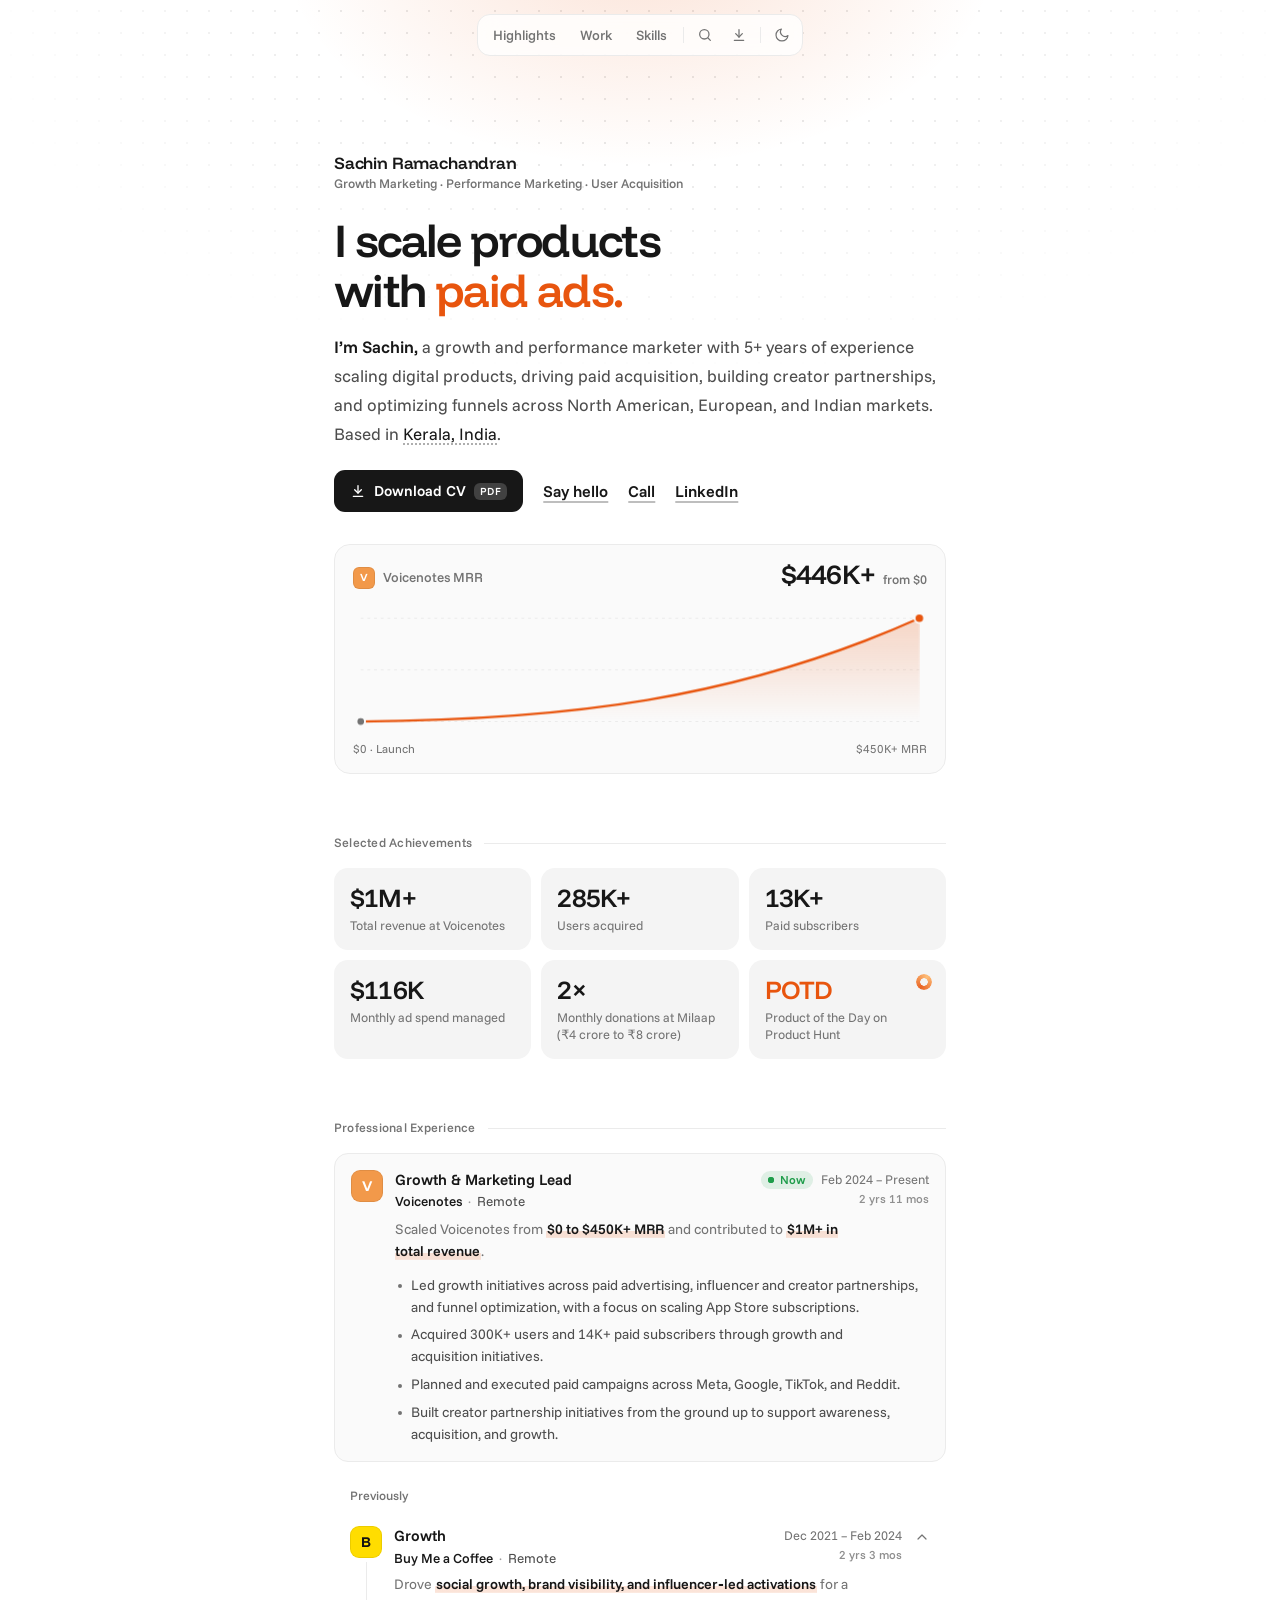
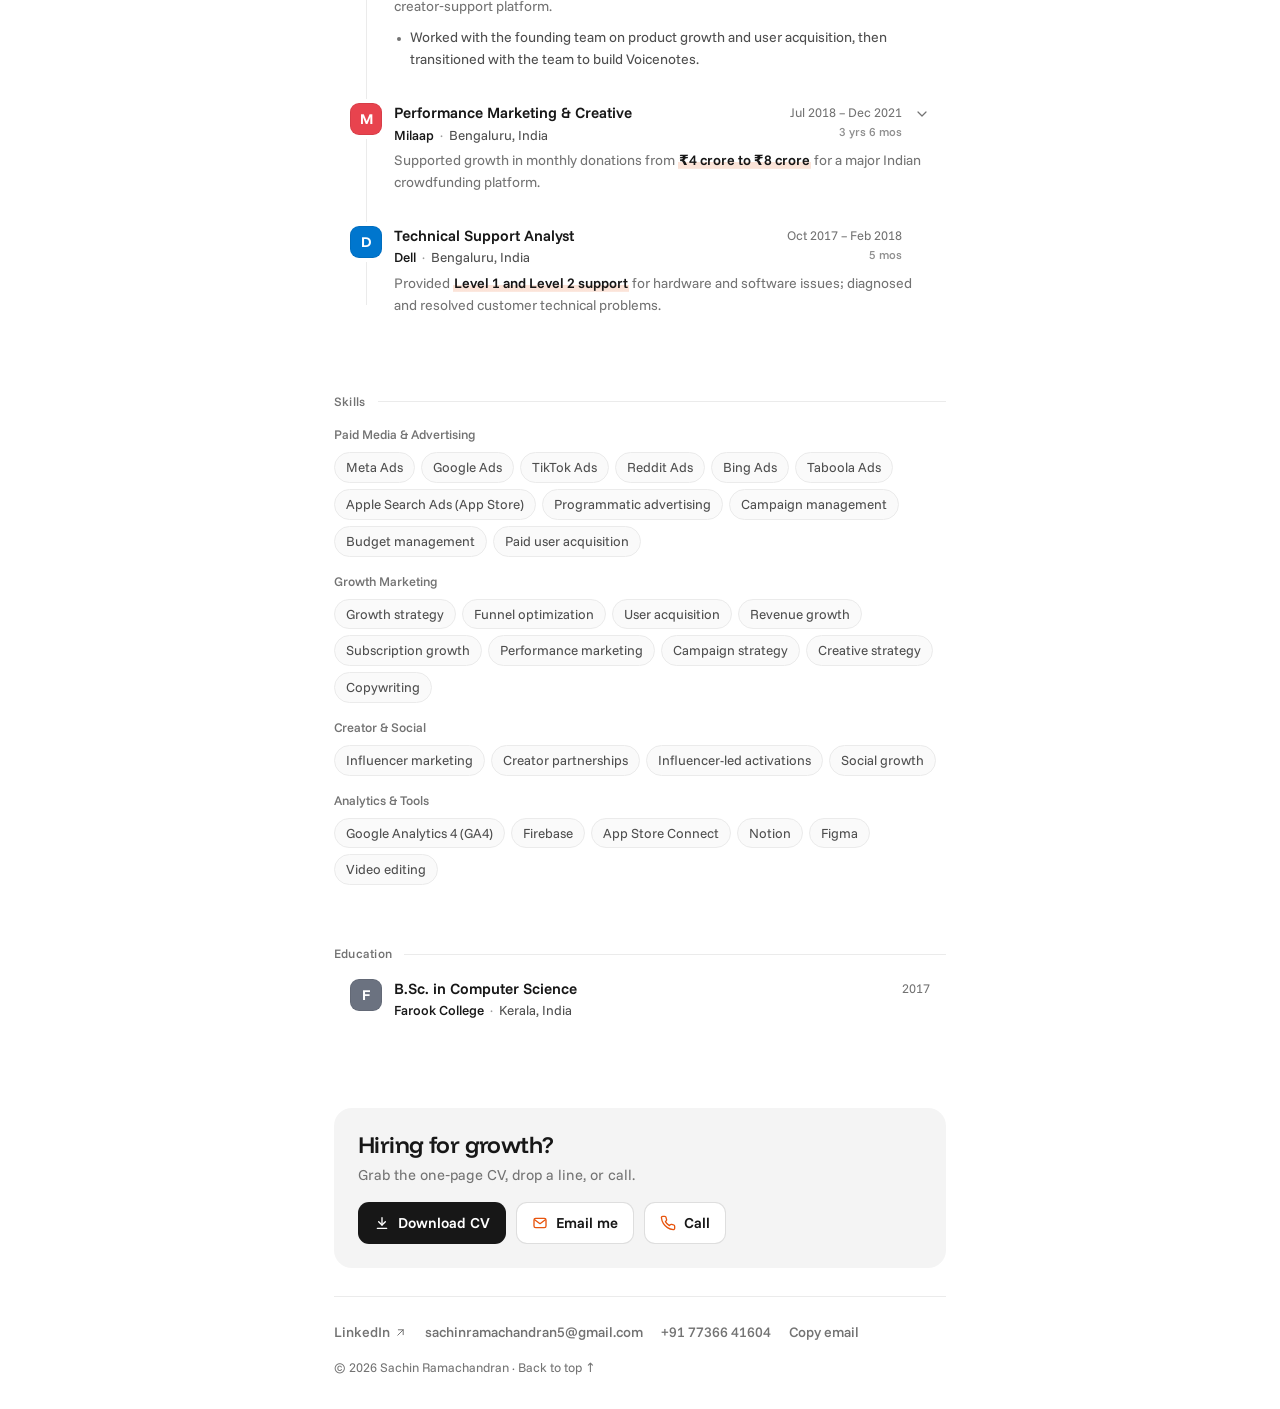
<file: index.html>
<!DOCTYPE html>
<html lang="en">
<head>
<meta charset="UTF-8" />
<meta name="viewport" content="width=device-width, initial-scale=1, viewport-fit=cover" />
<title>Sachin Ramachandran | Growth Marketing, Performance Marketing &amp; User Acquisition</title>
<meta name="description" content="Sachin Ramachandran: growth and performance marketing professional with 5+ years of experience. Scaled Voicenotes from $0 to $450K+ MRR, $1M+ total revenue, 300K+ users. Kerala, India." />
<meta name="author" content="Sachin Ramachandran" />
<meta name="keywords" content="Growth Marketing, Performance Marketing, User Acquisition, Paid Media, Meta Ads, Google Ads, TikTok Ads, Reddit Ads, Taboola Ads, Apple Search Ads, Influencer Marketing, Creator Partnerships, Funnel Optimization, Sachin Ramachandran" />
<meta name="theme-color" content="#FFFFFF" />
<link rel="canonical" href="https://sachinrc47.github.io/" />
<meta property="og:title" content="Sachin Ramachandran | Growth &amp; Performance Marketing" />
<meta property="og:description" content="Scaled Voicenotes from $0 to $450K+ MRR, $1M+ total revenue, 300K+ users. 5+ years in paid acquisition, creator partnerships, and funnel optimization." />
<meta property="og:url" content="https://sachinrc47.github.io/" />
<meta property="og:type" content="profile" />
<meta name="twitter:card" content="summary" />
<link rel="icon" type="image/svg+xml" href="favicon.svg" />
<link rel="preconnect" href="https://fonts.googleapis.com" />
<link rel="preconnect" href="https://fonts.gstatic.com" crossorigin />
<link href="https://fonts.googleapis.com/css2?family=Funnel+Display:wght@500..700&family=Funnel+Sans:wght@400..600&display=swap" rel="stylesheet" />
<script>(function(){var d=document.documentElement;d.classList.add('js');
// theme: a saved manual choice wins; otherwise follow the device
var t=null;try{t=localStorage.getItem('theme');}catch(e){}
var dark=t?t==='dark':!!(window.matchMedia&&window.matchMedia('(prefers-color-scheme: dark)').matches);
if(dark){d.classList.add('dark');var m=document.querySelector('meta[name="theme-color"]');if(m){m.setAttribute('content','#111111');}}})();</script>
<script type="application/ld+json">
{
  "@context": "https://schema.org",
  "@type": "Person",
  "name": "Sachin Ramachandran",
  "jobTitle": "Growth & Marketing Lead",
  "worksFor": {"@type": "Organization", "name": "Voicenotes"},
  "email": "mailto:sachinramachandran5@gmail.com",
  "telephone": "+91-7736641604",
  "url": "https://sachinrc47.github.io/",
  "address": {"@type": "PostalAddress", "addressRegion": "Kerala", "addressCountry": "IN"},
  "alumniOf": {"@type": "CollegeOrUniversity", "name": "Farook College"},
  "sameAs": ["https://www.linkedin.com/in/sachin-ramachandran-51233b163/"],
  "knowsAbout": ["Growth Marketing", "Performance Marketing", "User Acquisition", "Paid Media", "Meta Ads", "Google Ads", "TikTok Ads", "Reddit Ads", "Bing Ads", "Taboola Ads", "Apple Search Ads", "Programmatic Advertising", "Influencer Marketing", "Creator Partnerships", "Funnel Optimization", "Creative Strategy", "Copywriting", "Google Analytics 4", "Firebase", "App Store Connect"]
}
</script>
<link rel="stylesheet" href="styles.css" />
</head>
<body id="top">

<header class="top">
  <nav class="pill" aria-label="Main">
    <span class="pill-hl" aria-hidden="true"></span>
    <a class="pl" href="#achievements" data-spy="achievements">Highlights</a>
    <a class="pl" href="#experience" data-spy="experience">Work</a>
    <a class="pl" href="#skills" data-spy="skills">Skills</a>
    <span class="sep" aria-hidden="true"></span>
    <button class="pl icon" id="kbtn" type="button" aria-label="Search the site" data-tip="Search (&#8984;K)" aria-keyshortcuts="Meta+K Control+K">
      <svg viewBox="0 0 24 24" fill="none" stroke="currentColor" stroke-width="1.9" stroke-linecap="round" stroke-linejoin="round" aria-hidden="true"><circle cx="11" cy="11" r="7"/><path d="m20 20-3.5-3.5"/></svg>
    </button>
    <a class="pl icon" href="Sachin-Ramachandran-CV.pdf" download data-tip="Download CV" aria-label="Download CV (PDF)">
      <svg viewBox="0 0 24 24" fill="none" stroke="currentColor" stroke-width="1.9" stroke-linecap="round" stroke-linejoin="round" aria-hidden="true"><path d="M12 4v11"/><path d="m7 10 5 5 5-5"/><path d="M5 20h14"/></svg>
    </a>
    <span class="sep" aria-hidden="true"></span>
    <button class="pl icon" id="themebtn" type="button" aria-label="Switch to dark mode" data-tip="Dark mode (T)">
      <svg class="sun" viewBox="0 0 24 24" fill="none" stroke="currentColor" stroke-width="1.8" stroke-linecap="round" stroke-linejoin="round" aria-hidden="true"><circle cx="12" cy="12" r="4"/><path d="M12 2v2M12 20v2M4.93 4.93l1.41 1.41M17.66 17.66l1.41 1.41M2 12h2M20 12h2M4.93 19.07l1.41-1.41M17.66 6.34l1.41-1.41"/></svg>
      <svg class="moon" viewBox="0 0 24 24" fill="none" stroke="currentColor" stroke-width="1.8" stroke-linecap="round" stroke-linejoin="round" aria-hidden="true"><path d="M21 12.79A9 9 0 1 1 11.21 3 7 7 0 0 0 21 12.79z"/></svg>
    </button>
  </nav>
</header>

<main class="wrap home">

  <section class="intro" id="summary" aria-labelledby="name">
    <div class="id r">
      <h1 class="name" id="name">Sachin Ramachandran</h1>
      <p class="tagline"><span>Growth Marketing</span> <span><span aria-hidden="true">&middot;</span> Performance Marketing</span> <span><span aria-hidden="true">&middot;</span> User Acquisition</span></p>
    </div>

    <p class="hero r" style="--i:1"><span class="hero-l">I scale products</span>
      <span class="hero-l">with <span class="rot" aria-hidden="true"><span class="rot-w on">paid ads.</span> <span class="rot-w">creators.</span> <span class="rot-w">creative.</span> <span class="rot-w">funnels.</span></span><span class="sr-only">paid ads, creators, creative, and funnels.</span></span></p>

    <h2 class="sr-only">Professional Summary</h2>
    <p class="lede r" style="--i:2"><b>I&rsquo;m Sachin,</b> a growth and performance marketer with 5+ years of experience scaling digital products, driving paid acquisition, building creator partnerships, and optimizing funnels across North American, European, and Indian markets.
    Based in <span class="tz" tabindex="0" data-tz data-tip="Kerala, India">Kerala, India</span><span class="lt" data-lt></span>.</p>

    <div class="cta r" style="--i:3">
      <a class="btn" href="Sachin-Ramachandran-CV.pdf" download>
        <svg viewBox="0 0 24 24" fill="none" stroke="currentColor" stroke-width="2" stroke-linecap="round" stroke-linejoin="round" aria-hidden="true"><path d="M12 4v11"/><path d="m7 10 5 5 5-5"/><path d="M5 20h14"/></svg>
        Download CV <span class="btn-s">PDF</span>
      </a>
      <a class="hello" href="mailto:sachinramachandran5@gmail.com"><svg class="ic" viewBox="0 0 24 24" fill="none" stroke="currentColor" stroke-width="2" stroke-linecap="round" stroke-linejoin="round" aria-hidden="true"><rect x="3" y="5" width="18" height="14" rx="2.5"/><path d="m4 7 8 6 8-6"/></svg>Say hello</a>
      <a class="hello" href="tel:+917736641604"><svg class="ic" viewBox="0 0 24 24" fill="none" stroke="currentColor" stroke-width="2" stroke-linecap="round" stroke-linejoin="round" aria-hidden="true"><path d="M22 16.92v3a2 2 0 0 1-2.18 2 19.8 19.8 0 0 1-8.63-3.07 19.5 19.5 0 0 1-6-6A19.8 19.8 0 0 1 2.12 4.18 2 2 0 0 1 4.11 2h3a2 2 0 0 1 2 1.72c.13.96.36 1.9.7 2.81a2 2 0 0 1-.45 2.11L8.09 9.91a16 16 0 0 0 6 6l1.27-1.27a2 2 0 0 1 2.11-.45c.91.34 1.85.57 2.81.7A2 2 0 0 1 22 16.92z"/></svg>Call</a>
      <a class="hello" href="https://www.linkedin.com/in/sachin-ramachandran-51233b163/" target="_blank" rel="noopener"><svg class="ic" viewBox="0 0 24 24" fill="none" stroke="currentColor" stroke-width="2" stroke-linecap="round" stroke-linejoin="round" aria-hidden="true"><rect x="3" y="3" width="18" height="18" rx="3"/><path d="M8 10v7M8 7v.01M12 17v-4a2 2 0 0 1 4 0v4M12 10v7"/></svg>LinkedIn</a>
    </div>

    <figure class="traj r" style="--i:4" aria-label="Voicenotes monthly recurring revenue grew from $0 to $450K+">
      <figcaption class="traj-h">
        <span class="traj-l"><span class="fav sm" style="--c:#F2994A" aria-hidden="true">V</span>Voicenotes MRR</span>
        <span class="traj-n"><span data-count="450" data-pre="$" data-suf="K+">$450K+</span><span class="traj-s">from $0</span></span>
      </figcaption>
      <svg class="traj-c" viewBox="0 0 600 140" role="presentation" aria-hidden="true">
        <defs>
          <linearGradient id="tg" x1="0" y1="0" x2="0" y2="1">
            <stop offset="0" stop-color="var(--acc)" stop-opacity=".22"/>
            <stop offset="1" stop-color="var(--acc)" stop-opacity="0"/>
          </linearGradient>
        </defs>
        <g class="grid"><line x1="8" x2="592" y1="18" y2="18"/><line x1="8" x2="592" y1="72" y2="72"/><line x1="8" x2="592" y1="126" y2="126"/></g>
        <path class="area" d="M8,126 C220,124 400,104 592,18 L592,126 Z" fill="url(#tg)"/>
        <path class="line" d="M8,126 C220,124 400,104 592,18" pathLength="1"/>
        <circle class="pt start" cx="8" cy="126" r="4.5"/>
        <circle class="halo" cx="592" cy="18" r="5"/>
        <circle class="pt end" cx="592" cy="18" r="5"/>
      </svg>
      <div class="traj-x" aria-hidden="true"><span>$0 &middot; Launch</span><span>$450K+ MRR</span></div>
    </figure>
  </section>

  <section class="blk rv" id="achievements" aria-labelledby="h-ach">
    <h2 class="lab" id="h-ach">Selected Achievements</h2>
    <ul class="stats">
      <li><span class="n" data-count="1" data-pre="$" data-suf="M+">$1M+</span> <span class="d">Total revenue at Voicenotes</span></li>
      <li><span class="n" data-count="300" data-suf="K+">300K+</span> <span class="d">Users acquired</span></li>
      <li><span class="n" data-count="14" data-suf="K+">14K+</span> <span class="d">Paid subscribers</span></li>
      <li><span class="n" data-count="130" data-pre="$" data-suf="K">$130K</span> <span class="d">Monthly ad spend managed</span></li>
      <li><span class="n" data-count="2" data-suf="&times;">2&times;</span> <span class="d">Monthly donations at Milaap (&#8377;4 crore to &#8377;8 crore)</span></li>
      <li class="ph"><span class="n">POTD</span> <span class="d">Product of the Day on Product Hunt</span></li>
    </ul>
  </section>

  <section class="blk rv" id="experience" aria-labelledby="h-exp">
    <h2 class="lab" id="h-exp">Professional Experience</h2>

    <article class="role now">
      <div class="rh">
        <span class="fav" style="--c:#F2994A" aria-hidden="true">V</span>
        <h3 class="t">Growth &amp; Marketing Lead</h3>
        <p class="c"><span class="cn">Voicenotes</span> <span class="md" aria-hidden="true">&middot;</span> <span>Remote</span></p>
        <p class="d"><span class="dl"><span class="nowdot" aria-hidden="true"><i></i>Now</span> <span><time datetime="2024-02">Feb 2024</time> &ndash; Present</span></span> <span class="dur" data-from="2024-02">2 yrs 9 mos</span></p>
      </div>
      <p class="hl">Scaled Voicenotes from <b>$0 to $450K+ MRR</b> and contributed to <b>$1M+ in total revenue</b>.</p>
      <ul class="more">
        <li>Led growth initiatives across paid advertising, influencer and creator partnerships, and funnel optimization, with a focus on scaling App Store subscriptions.</li>
        <li>Acquired 300K+ users and 14K+ paid subscribers through growth and acquisition initiatives.</li>
        <li>Planned and executed paid campaigns across Meta, Google, TikTok, and Reddit.</li>
        <li>Built creator partnership initiatives from the ground up to support awareness, acquisition, and growth.</li>
      </ul>
    </article>

    <p class="prev">Previously</p>
    <div class="roles">

      <article class="role" data-open="true">
        <h3 class="rh-wrap"><button class="rh role-h" type="button" aria-expanded="true" aria-controls="r-bmc">
          <span class="fav" style="--c:#FFDD00;--fc:#111" aria-hidden="true">B</span>
          <span class="t">Growth</span>
          <span class="c"><span class="cn">Buy Me a Coffee</span> <span class="md" aria-hidden="true">&middot;</span> <span>Remote</span></span>
          <span class="d"><span class="dl"><span><time datetime="2021-12">Dec 2021</time> &ndash; <time datetime="2024-02">Feb 2024</time></span></span> <span class="dur" data-from="2021-12" data-to="2024-02">2 yrs 3 mos</span></span>
          <svg class="chev" viewBox="0 0 24 24" aria-hidden="true"><path d="m6 9 6 6 6-6"/></svg>
        </button></h3>
        <p class="hl">Drove <b>social growth, brand visibility, and influencer&#8209;led activations</b> for a creator&#8209;support platform.</p>
        <div class="rpanel" id="r-bmc"><div><ul class="more">
          <li>Worked with the founding team on product growth and user acquisition, then transitioned with the team to build Voicenotes.</li>
        </ul></div></div>
      </article>

      <article class="role" data-open="false">
        <h3 class="rh-wrap"><button class="rh role-h" type="button" aria-expanded="false" aria-controls="r-mil">
          <span class="fav" style="--c:#E8434E" aria-hidden="true">M</span>
          <span class="t">Performance Marketing &amp; Creative</span>
          <span class="c"><span class="cn">Milaap</span> <span class="md" aria-hidden="true">&middot;</span> <span>Bengaluru, India</span></span>
          <span class="d"><span class="dl"><span><time datetime="2018-07">Jul 2018</time> &ndash; <time datetime="2021-12">Dec 2021</time></span></span> <span class="dur" data-from="2018-07" data-to="2021-12">3 yrs 6 mos</span></span>
          <svg class="chev" viewBox="0 0 24 24" aria-hidden="true"><path d="m6 9 6 6 6-6"/></svg>
        </button></h3>
        <p class="hl">Supported growth in monthly donations from <b>&#8377;4 crore to &#8377;8 crore</b> for a major Indian crowdfunding platform.</p>
        <div class="rpanel" id="r-mil"><div><ul class="more">
          <li>Managed paid media campaigns across Meta, Google, Bing, and programmatic advertising.</li>
          <li>Managed daily advertising budgets of approximately &#8377;7&ndash;8 lakh and end-to-end campaign operations.</li>
          <li>Progressed from video editor to performance marketer and creative lead, combining creative production with campaign execution.</li>
        </ul></div></div>
      </article>

      <article class="role static">
        <div class="rh">
          <span class="fav" style="--c:#0076CE" aria-hidden="true">D</span>
          <h3 class="t">Technical Support Analyst</h3>
          <p class="c"><span class="cn">Dell</span> <span class="md" aria-hidden="true">&middot;</span> <span>Bengaluru, India</span></p>
          <p class="d"><span class="dl"><span><time datetime="2017-10">Oct 2017</time> &ndash; <time datetime="2018-02">Feb 2018</time></span></span> <span class="dur" data-from="2017-10" data-to="2018-02">5 mos</span></p>
        </div>
        <p class="hl">Provided <b>Level 1 and Level 2 support</b> for hardware and software issues; diagnosed and resolved customer technical problems.</p>
      </article>

    </div>
  </section>

  <section class="blk rv" id="skills" aria-labelledby="h-skills">
    <h2 class="lab" id="h-skills">Skills</h2>
    <div class="sk">
      <h3 class="sk-h">Paid Media &amp; Advertising</h3>
      <ul class="chips"><li>Meta Ads</li><li>Google Ads</li><li>TikTok Ads</li><li>Reddit Ads</li><li>Bing Ads</li><li>Taboola Ads</li><li>Apple Search Ads (App Store)</li><li>Programmatic advertising</li><li>Campaign management</li><li>Budget management</li><li>Paid user acquisition</li></ul>
    </div>
    <div class="sk">
      <h3 class="sk-h">Growth Marketing</h3>
      <ul class="chips"><li>Growth strategy</li><li>Funnel optimization</li><li>User acquisition</li><li>Revenue growth</li><li>Subscription growth</li><li>Performance marketing</li><li>Campaign strategy</li><li>Creative strategy</li><li>Copywriting</li></ul>
    </div>
    <div class="sk">
      <h3 class="sk-h">Creator &amp; Social</h3>
      <ul class="chips"><li>Influencer marketing</li><li>Creator partnerships</li><li>Influencer-led activations</li><li>Social growth</li></ul>
    </div>
    <div class="sk">
      <h3 class="sk-h">Analytics &amp; Tools</h3>
      <ul class="chips"><li>Google Analytics 4 (GA4)</li><li>Firebase</li><li>App Store Connect</li><li>Notion</li><li>Figma</li><li>Video editing</li></ul>
    </div>
  </section>

  <section class="blk rv" id="education" aria-labelledby="h-edu">
    <h2 class="lab" id="h-edu">Education</h2>
    <article class="role edu">
      <div class="rh">
        <span class="fav" style="--c:#6B7280" aria-hidden="true">F</span>
        <h3 class="t">B.Sc. in Computer Science</h3>
        <p class="c"><span class="cn">Farook College</span> <span class="md" aria-hidden="true">&middot;</span> <span>Kerala, India</span></p>
        <p class="d"><time datetime="2017">2017</time></p>
      </div>
    </article>
  </section>

  <footer class="foot rv">
    <div class="foot-cta">
      <p class="foot-h">Hiring for growth?</p>
      <p class="foot-p">Grab the one&#8209;page CV, drop a line, or call.</p>
      <div class="foot-btns">
        <a class="btn" href="Sachin-Ramachandran-CV.pdf" download>
          <svg viewBox="0 0 24 24" fill="none" stroke="currentColor" stroke-width="2" stroke-linecap="round" stroke-linejoin="round" aria-hidden="true"><path d="M12 4v11"/><path d="m7 10 5 5 5-5"/><path d="M5 20h14"/></svg>
          Download CV
        </a>
        <a class="btn ghost" href="mailto:sachinramachandran5@gmail.com"><svg viewBox="0 0 24 24" fill="none" stroke="currentColor" stroke-width="2" stroke-linecap="round" stroke-linejoin="round" aria-hidden="true"><rect x="3" y="5" width="18" height="14" rx="2.5"/><path d="m4 7 8 6 8-6"/></svg>Email me</a>
        <a class="btn ghost" href="tel:+917736641604"><svg viewBox="0 0 24 24" fill="none" stroke="currentColor" stroke-width="2" stroke-linecap="round" stroke-linejoin="round" aria-hidden="true"><path d="M22 16.92v3a2 2 0 0 1-2.18 2 19.8 19.8 0 0 1-8.63-3.07 19.5 19.5 0 0 1-6-6A19.8 19.8 0 0 1 2.12 4.18 2 2 0 0 1 4.11 2h3a2 2 0 0 1 2 1.72c.13.96.36 1.9.7 2.81a2 2 0 0 1-.45 2.11L8.09 9.91a16 16 0 0 0 6 6l1.27-1.27a2 2 0 0 1 2.11-.45c.91.34 1.85.57 2.81.7A2 2 0 0 1 22 16.92z"/></svg>Call</a>
      </div>
    </div>
    <div class="foot-row">
      <ul class="social">
        <li><a href="https://www.linkedin.com/in/sachin-ramachandran-51233b163/" target="_blank" rel="noopener">LinkedIn <svg class="ext" viewBox="0 0 24 24" aria-hidden="true"><path d="M7 17 17 7M8 7h9v9"/></svg></a></li>
        <li><a href="mailto:sachinramachandran5@gmail.com">sachinramachandran5@gmail.com</a></li>
        <li><a href="tel:+917736641604">+91 77366 41604</a></li>
        <li><button type="button" class="linkbtn" data-copy>Copy email</button></li>
      </ul>
      <p class="copy">&copy; <span id="yr">2026</span> Sachin Ramachandran <span aria-hidden="true">&middot;</span> <a href="#top" class="totop">Back to top &uarr;</a></p>
    </div>
  </footer>

</main>

<div class="kbg" id="kbg" role="dialog" aria-modal="true" aria-label="Search" hidden>
  <div class="k">
    <div class="kin-w">
      <svg viewBox="0 0 24 24" fill="none" stroke="currentColor" stroke-width="1.9" stroke-linecap="round" stroke-linejoin="round" aria-hidden="true"><circle cx="11" cy="11" r="7"/><path d="m20 20-3.5-3.5"/></svg>
      <input id="kin" type="text" placeholder="Search sections and actions&hellip;" autocomplete="off" aria-label="Search" aria-controls="klist" />
      <button type="button" class="esc" id="kclose" aria-label="Close search"><span class="esc-k">esc</span><span class="esc-t">Cancel</span></button>
    </div>
    <ul id="klist" role="listbox" aria-label="Results"></ul>
    <div class="empty" id="kempty" hidden>Nothing matches.</div>
  </div>
</div>

<div class="toast" id="toast" role="status" aria-live="polite"></div>

<script src="script.js"></script>
</body>
</html>
</file>
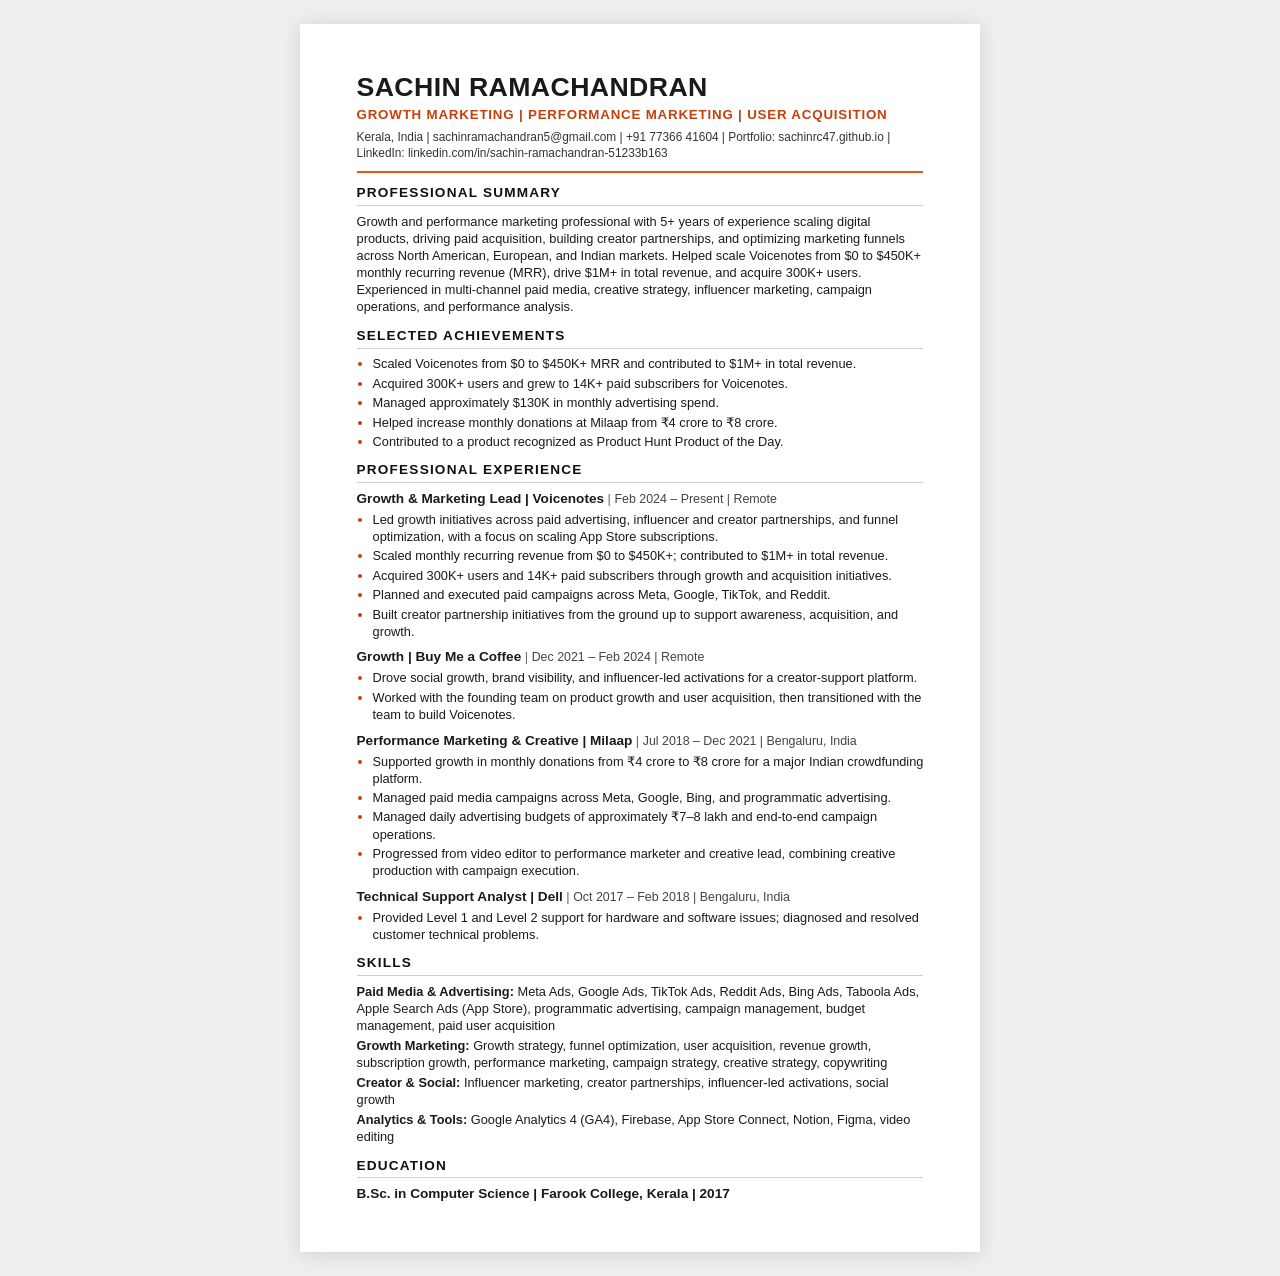
<file: resume.html>
<!DOCTYPE html>
<html lang="en">
<head>
<meta charset="UTF-8" />
<meta name="viewport" content="width=device-width, initial-scale=1" />
<meta name="robots" content="noindex" />
<meta name="author" content="Sachin Ramachandran" />
<title>Sachin Ramachandran - CV</title>
<!-- Print source for Sachin-Ramachandran-CV.pdf. ATS-friendly on purpose: one column, real text,
     standard section names, system fonts, no tables, icons or images. Regenerate with:
     "Google Chrome" --headless=new --no-pdf-header-footer --print-to-pdf=Sachin-Ramachandran-CV.pdf resume.html -->
<style>
  @page{size:A4;margin:11mm 14mm 10mm}
  *{box-sizing:border-box;margin:0;padding:0}
  html{-webkit-print-color-adjust:exact;print-color-adjust:exact}
  body{font-family:Arial,Helvetica,sans-serif;font-size:9.6pt;line-height:1.34;color:#1a1a1a;background:#fff}
  .page{max-width:180mm;margin:0 auto}
  @media screen{body{background:#eee}.page{margin:24px auto;padding:13mm 15mm;background:#fff;box-shadow:0 2px 18px rgb(0 0 0/.12)}}
  a{color:inherit;text-decoration:none}

  header{padding-bottom:7pt;border-bottom:1.6pt solid #E8550E}
  h1{font-size:20pt;line-height:1.1;letter-spacing:.3pt;font-weight:700}
  .headline{margin-top:3pt;font-size:10pt;font-weight:700;letter-spacing:.6pt;color:#C2410C}
  .contact{margin-top:4pt;font-size:8.9pt;color:#333}
  .contact span{white-space:nowrap}

  section{margin-top:8.5pt}
  h2{font-size:10.2pt;font-weight:700;letter-spacing:.9pt;text-transform:uppercase;color:#111;
    padding-bottom:2pt;margin-bottom:5pt;border-bottom:.6pt solid #cfcfcf}
  p{text-align:left}
  ul{padding-left:12pt}
  li{margin-top:1.7pt}
  li::marker{color:#C2410C}

  .job{margin-top:6.5pt;break-inside:avoid}
  .job:first-of-type{margin-top:0}
  .job-t,.job-h b{font-size:10.2pt;font-weight:700;color:#1a1a1a}
  .job-h{color:#666}
  .job-m{font-size:9.3pt;color:#444}
  .job ul{margin-top:2pt}

  .skills p{margin-top:2pt}
  .skills b{font-weight:700}
</style>
</head>
<body>
<div class="page">

  <header>
    <h1>SACHIN RAMACHANDRAN</h1>
    <p class="headline">GROWTH MARKETING | PERFORMANCE MARKETING | USER ACQUISITION</p>
    <p class="contact"><span>Kerala, India</span> | <span><a href="mailto:sachinramachandran5@gmail.com">sachinramachandran5@gmail.com</a></span> | <span><a href="tel:+917736641604">+91 77366 41604</a></span> | <span>Portfolio: <a href="https://sachinrc47.github.io">sachinrc47.github.io</a></span> | <span>LinkedIn: <a href="https://www.linkedin.com/in/sachin-ramachandran-51233b163/">linkedin.com/in/sachin-ramachandran-51233b163</a></span></p>
  </header>

  <section>
    <h2>Professional Summary</h2>
    <p>Growth and performance marketing professional with 5+ years of experience scaling digital products, driving paid acquisition, building creator partnerships, and optimizing marketing funnels across North American, European, and Indian markets. Helped scale Voicenotes from $0 to $450K+ monthly recurring revenue (MRR), drive $1M+ in total revenue, and acquire 300K+ users. Experienced in multi-channel paid media, creative strategy, influencer marketing, campaign operations, and performance analysis.</p>
  </section>

  <section>
    <h2>Selected Achievements</h2>
    <ul>
      <li>Scaled Voicenotes from $0 to $450K+ MRR and contributed to $1M+ in total revenue.</li>
      <li>Acquired 300K+ users and grew to 14K+ paid subscribers for Voicenotes.</li>
      <li>Managed approximately $130K in monthly advertising spend.</li>
      <li>Helped increase monthly donations at Milaap from ₹4 crore to ₹8 crore.</li>
      <li>Contributed to a product recognized as Product Hunt Product of the Day.</li>
    </ul>
  </section>

  <section>
    <h2>Professional Experience</h2>

    <div class="job">
      <p class="job-h"><b>Growth &amp; Marketing Lead | Voicenotes</b> | <span class="job-m">Feb 2024 – Present | Remote</span></p>
      <ul>
        <li>Led growth initiatives across paid advertising, influencer and creator partnerships, and funnel optimization, with a focus on scaling App Store subscriptions.</li>
        <li>Scaled monthly recurring revenue from $0 to $450K+; contributed to $1M+ in total revenue.</li>
        <li>Acquired 300K+ users and 14K+ paid subscribers through growth and acquisition initiatives.</li>
        <li>Planned and executed paid campaigns across Meta, Google, TikTok, and Reddit.</li>
        <li>Built creator partnership initiatives from the ground up to support awareness, acquisition, and growth.</li>
      </ul>
    </div>

    <div class="job">
      <p class="job-h"><b>Growth | Buy Me a Coffee</b> | <span class="job-m">Dec 2021 – Feb 2024 | Remote</span></p>
      <ul>
        <li>Drove social growth, brand visibility, and influencer-led activations for a creator-support platform.</li>
        <li>Worked with the founding team on product growth and user acquisition, then transitioned with the team to build Voicenotes.</li>
      </ul>
    </div>

    <div class="job">
      <p class="job-h"><b>Performance Marketing &amp; Creative | Milaap</b> | <span class="job-m">Jul 2018 – Dec 2021 | Bengaluru, India</span></p>
      <ul>
        <li>Supported growth in monthly donations from ₹4 crore to ₹8 crore for a major Indian crowdfunding platform.</li>
        <li>Managed paid media campaigns across Meta, Google, Bing, and programmatic advertising.</li>
        <li>Managed daily advertising budgets of approximately ₹7–8 lakh and end-to-end campaign operations.</li>
        <li>Progressed from video editor to performance marketer and creative lead, combining creative production with campaign execution.</li>
      </ul>
    </div>

    <div class="job">
      <p class="job-h"><b>Technical Support Analyst | Dell</b> | <span class="job-m">Oct 2017 – Feb 2018 | Bengaluru, India</span></p>
      <ul>
        <li>Provided Level 1 and Level 2 support for hardware and software issues; diagnosed and resolved customer technical problems.</li>
      </ul>
    </div>
  </section>

  <section class="skills">
    <h2>Skills</h2>
    <p><b>Paid Media &amp; Advertising:</b> Meta Ads, Google Ads, TikTok Ads, Reddit Ads, Bing Ads, Taboola Ads, Apple Search Ads (App Store), programmatic advertising, campaign management, budget management, paid user acquisition</p>
    <p><b>Growth Marketing:</b> Growth strategy, funnel optimization, user acquisition, revenue growth, subscription growth, performance marketing, campaign strategy, creative strategy, copywriting</p>
    <p><b>Creator &amp; Social:</b> Influencer marketing, creator partnerships, influencer-led activations, social growth</p>
    <p><b>Analytics &amp; Tools:</b> Google Analytics 4 (GA4), Firebase, App Store Connect, Notion, Figma, video editing</p>
  </section>

  <section>
    <h2>Education</h2>
    <p class="job-t">B.Sc. in Computer Science | Farook College, Kerala | 2017</p>
  </section>

</div>
</body>
</html>
</file>
<file: styles.css>
:root{
  color-scheme:light;
  --bg:#FFFFFF; --ink:#171717; --ink-2:#4D4D4D; --mut:#737373;
  --line:#EBEBEB; --wash:#F4F4F4; --card:#FAFAFA;
  --acc:#E8550E; --acc-ink:#C2410C; --acc-soft:rgb(232 85 14/.16); --live:#1F9D4B; --dotc:rgb(0 0 0/.09);
  --display:"Funnel Display","Funnel Sans",system-ui,sans-serif;
  --sans:"Funnel Sans",system-ui,-apple-system,"Segoe UI",sans-serif;
  --ease-out:cubic-bezier(.23,1,.32,1);
  --ease-smooth:cubic-bezier(.22,1,.36,1);
  --ease-expo:cubic-bezier(.16,1,.3,1);
  --float:0 0 0 1px var(--line);
  --gut:clamp(16px,4vw,40px);
  --pad:16px;            /* inner padding of role rows and cards */
  --ind:44px;            /* text indent past the 32px logo tile + 12px gap */
}
html.dark{
  color-scheme:dark;
  --bg:#111111; --ink:#EDEDED; --ink-2:#B3B3B3; --mut:#8C8C8C;
  --line:#262626; --wash:#1D1D1D; --card:#161616;
  --acc:#FF8A4C; --acc-ink:#FF9A61; --acc-soft:rgb(255 138 76/.2); --live:#30D158; --dotc:rgb(255 255 255/.07);
  --float:0 0 0 1px color-mix(in srgb,var(--ink) 14%,transparent);
}

*{box-sizing:border-box;margin:0;padding:0}
html{scroll-behavior:smooth;scroll-padding-top:84px;-webkit-text-size-adjust:100%}
body{position:relative;isolation:isolate;min-height:100vh;min-height:100dvh;display:flex;flex-direction:column;overflow-x:clip;
  background:var(--bg);color:var(--ink);font-family:var(--sans);font-size:17px;line-height:1.6;
  -webkit-font-smoothing:antialiased;-moz-osx-font-smoothing:grayscale;
  transition:background-color .2s ease}
::selection{background:var(--acc);color:#fff}
ul{list-style:none}
a{color:inherit}
button{font:inherit;color:inherit}
h1,h2,h3{font:inherit}
:focus-visible{outline:2px solid var(--ink);outline-offset:2px;border-radius:6px}
.sr-only{position:absolute;width:1px;height:1px;padding:0;margin:-1px;overflow:hidden;clip:rect(0 0 0 0);white-space:nowrap;border:0}

.wrap{width:100%;margin:0 auto;padding-inline:max(var(--gut),env(safe-area-inset-left)) max(var(--gut),env(safe-area-inset-right))}
main.home{flex:1 0 auto;max-width:calc(612px + 2 * var(--gut));padding-top:clamp(44px,9vw,96px)}

/* dot-grid backdrop with an ember glow, fading out below the fold */
body::before,body::after{content:"";position:absolute;inset:0 0 auto;z-index:-1;pointer-events:none}
body::before{height:640px;background-image:radial-gradient(var(--dotc) 1px,transparent 1.2px);background-size:22px 22px;
  -webkit-mask-image:radial-gradient(ellipse 70% 80% at 50% 0%,#000 30%,transparent 75%);
  mask-image:radial-gradient(ellipse 70% 80% at 50% 0%,#000 30%,transparent 75%)}
body::after{height:520px;background:radial-gradient(ellipse 40% 60% at 50% -10%,var(--acc-soft),transparent 70%)}

/* ---------- floating pill nav ---------- */
.top{position:sticky;top:0;z-index:50;display:flex;justify-content:center;padding:max(14px,env(safe-area-inset-top)) 16px 0;pointer-events:none}
.pill{pointer-events:auto;position:relative;display:flex;align-items:center;gap:2px;padding:4px;border-radius:13px;max-width:100%;
  background:color-mix(in srgb,var(--bg) 80%,transparent);border:1px solid var(--line);
  -webkit-backdrop-filter:blur(14px) saturate(160%);backdrop-filter:blur(14px) saturate(160%)}
.pl{position:relative;z-index:1;display:inline-flex;align-items:center;gap:6px;height:32px;padding:0 11px;border:0;
  border-radius:9px;background:none;color:var(--mut);font-family:var(--sans);font-size:.86rem;font-weight:500;line-height:1;
  text-decoration:none;white-space:nowrap;cursor:pointer;transition:color .15s var(--ease-out),transform .12s var(--ease-expo)}
.pl:hover,.pl.on{color:var(--ink)}
.pl:active{transform:scale(.96)}
.pl.icon{display:inline-grid;place-items:center;width:32px;padding:0}
.pl.icon svg{grid-area:1/1;width:16px;height:16px;transition:opacity .2s ease,transform .2s ease,filter .2s ease}
html:not(.dark) .pl .sun,html.dark .pl .moon{opacity:0;transform:scale(.25);filter:blur(6px)}
.pill-hl{position:absolute;z-index:0;top:4px;left:0;height:32px;width:var(--w,0px);border-radius:9px;background:var(--wash);
  transform:translateX(var(--x,0px));opacity:0;pointer-events:none;
  transition:transform .4s var(--ease-expo),width .4s var(--ease-expo),opacity .15s}
.sep{width:1px;height:16px;margin:0 3px;flex:none;background:var(--line)}

/* tooltips: short intent delay on show, near-instant hide */
[data-tip]{position:relative}
[data-tip]::after{content:attr(data-tip);position:absolute;z-index:70;top:calc(100% + 12px);left:50%;
  transform:translateX(-50%) scale(.96);transform-origin:50% 0;padding:6px 8px;border-radius:8px;
  background:var(--ink);color:var(--bg);font:500 .72rem/1 var(--sans);letter-spacing:.01em;white-space:nowrap;
  opacity:0;pointer-events:none;transition:opacity .05s ease-out,transform .05s ease-out}
[data-tip]:hover::after,[data-tip]:focus-visible::after{opacity:1;transform:translateX(-50%);
  transition:opacity .15s ease-out .08s,transform .15s ease-out .08s}
@media (hover:none){[data-tip]:hover::after{opacity:0}}
/* the last nav item's tip hangs left so it never pokes past the screen edge */
#themebtn[data-tip]::after{left:auto;right:-4px;transform:scale(.96);transform-origin:100% 0}
#themebtn[data-tip]:hover::after,#themebtn[data-tip]:focus-visible::after{transform:none}

/* theme switch: circular reveal from the toggle */
html[data-vt]::view-transition-old(root){animation:none;mix-blend-mode:normal}
html[data-vt]::view-transition-new(root){mix-blend-mode:normal;animation:vt-circle .6s cubic-bezier(.4,0,.2,1)}
@keyframes vt-circle{
  from{clip-path:circle(0 at var(--vt-x,50%) var(--vt-y,0))}
  to{clip-path:circle(var(--vt-r,150%) at var(--vt-x,50%) var(--vt-y,0))}
}

/* load sequence + scroll reveals */
@media (prefers-reduced-motion:no-preference){
  .r{animation:r-in .7s var(--ease-expo) both;animation-delay:calc(var(--i,0)*60ms + 120ms)}
  html.js .rv{opacity:0;transform:translateY(16px);filter:blur(4px);
    transition:opacity .7s var(--ease-expo),transform .7s var(--ease-expo),filter .7s var(--ease-expo)}
  html.js .rv.in{opacity:1;transform:none;filter:none}
}
@media (prefers-reduced-motion:reduce){
  .r{animation:fade-in .25s ease both}
  html{scroll-behavior:auto}
  *,*::before,*::after{transition-duration:.01ms !important}
}
@keyframes r-in{from{opacity:0;transform:translateY(10px);filter:blur(4px)}}
@keyframes fade-in{from{opacity:0}}

/* ---------- intro ---------- */
.id{margin-bottom:22px}
.name{font-family:var(--display);font-size:1.05rem;font-weight:600;line-height:1.25;letter-spacing:-.01em;color:var(--ink)}
.tagline{margin-top:2px;font-size:.8rem;font-weight:500;line-height:1.4;color:var(--mut)}
.tagline span{white-space:nowrap}

.hero{font-family:var(--display);font-weight:600;font-size:clamp(2.05rem,6.4vw,2.9rem);line-height:1.08;letter-spacing:-.035em;
  color:var(--ink);text-wrap:balance}
/* two fixed lines, "I scale products" / "with ___." — the break never moves when the word changes */
.hero-l{display:block;white-space:nowrap}
/* every word shares one grid cell, so the slot is always as wide as the widest word and nothing reflows;
   each word carries its own period, so short words don't leave a gap before it */
.rot{position:relative;display:inline-grid;justify-items:start;vertical-align:bottom;overflow:hidden;overflow:visible clip;
  padding-bottom:.08em;margin-bottom:-.08em;color:var(--acc)}
.rot-w{grid-area:1/1;white-space:nowrap;transform:translateY(105%);opacity:0;
  transition:transform .55s var(--ease-expo),opacity .3s ease}
.rot-w.on{transform:none;opacity:1}
.rot-w.out{transform:translateY(-105%);opacity:0}

.lede{margin-top:18px;font-size:1.06rem;line-height:1.7;color:var(--ink-2);text-wrap:pretty}
.lede b{font-weight:600;color:var(--ink)}
.tz{color:var(--ink);cursor:default;text-decoration:underline dotted 1.5px;
  text-decoration-color:color-mix(in srgb,var(--ink) 35%,transparent);text-underline-offset:4px}
.tz[data-tip]::after{top:calc(100% + 8px)}

.cta{display:flex;flex-wrap:wrap;align-items:center;gap:12px 20px;margin-top:22px}
.hello{font-size:1rem;font-weight:600;color:var(--ink);text-decoration:underline;text-decoration-thickness:1.5px;text-underline-offset:4px;
  text-decoration-color:color-mix(in srgb,var(--ink) 28%,transparent);transition:text-decoration-color .2s var(--ease-out)}
.hello:hover{text-decoration-color:var(--acc)}

.btn{display:inline-flex;align-items:center;justify-content:center;gap:8px;height:42px;padding:0 16px;border-radius:11px;
  background:var(--ink);color:var(--bg);font-size:.92rem;font-weight:600;line-height:1;text-decoration:none;white-space:nowrap;
  transition:transform .15s var(--ease-expo),background-color .2s var(--ease-out),box-shadow .2s var(--ease-out)}
.btn svg{width:16px;height:16px;flex:none;transition:transform .3s var(--ease-expo)}
.btn:hover{background:var(--acc);color:#fff}
.btn:hover svg{transform:translateY(2px)}
.btn:active{transform:scale(.97)}
.btn-s{padding:3px 6px;border-radius:6px;background:color-mix(in srgb,var(--bg) 18%,transparent);font-size:.66rem;letter-spacing:.04em}
/* secondary buttons: a raised solid surface so they read clearly on the tinted footer card in both themes */
.btn.ghost{--gs:var(--bg);background:var(--gs);color:var(--ink);
  box-shadow:inset 0 0 0 1px color-mix(in srgb,var(--ink) 14%,transparent)}
html.dark .btn.ghost{--gs:color-mix(in srgb,var(--ink) 10%,var(--wash));
  box-shadow:inset 0 0 0 1px color-mix(in srgb,var(--ink) 18%,transparent)}
.btn.ghost svg{color:var(--acc)}
.btn.ghost:hover{background:var(--gs);color:var(--ink);
  box-shadow:inset 0 0 0 1px color-mix(in srgb,var(--acc) 60%,transparent)}
.btn.ghost:hover svg{transform:none}

/* growth trajectory card */
.traj{margin-top:32px;padding:16px 18px 14px;border:1px solid var(--line);border-radius:16px;background:var(--card)}
.traj-h{display:flex;align-items:flex-end;justify-content:space-between;gap:8px 12px;flex-wrap:wrap}
.traj-l{display:inline-flex;align-items:center;gap:8px;font-size:.84rem;font-weight:500;color:var(--mut)}
.traj-n{display:flex;align-items:baseline;gap:8px;font-family:var(--display);font-weight:600;font-size:1.7rem;line-height:1;
  letter-spacing:-.03em;font-variant-numeric:tabular-nums}
.traj-s{font-family:var(--sans);font-size:.8rem;font-weight:500;letter-spacing:0;color:var(--mut)}
.traj-c{display:block;width:100%;height:auto;margin-top:12px;overflow:visible}
.traj-c .grid line{stroke:var(--line);stroke-width:1;stroke-dasharray:3 4}
.traj-c .line{fill:none;stroke:var(--acc);stroke-width:2.5;stroke-linecap:round;stroke-dasharray:1;stroke-dashoffset:0}
.traj-c .pt{fill:var(--acc);stroke:var(--card);stroke-width:2}
.traj-c .pt.start{fill:var(--mut)}
.traj-c .halo{fill:var(--acc);transform-box:fill-box;transform-origin:center;opacity:0}
.traj-x{display:flex;justify-content:space-between;margin-top:6px;font-size:.74rem;color:var(--mut);font-variant-numeric:tabular-nums}
@media (prefers-reduced-motion:no-preference){
  html.js .traj-c .line{stroke-dashoffset:1;animation:draw 1.6s var(--ease-smooth) .55s forwards}
  html.js .traj-c .area{opacity:0;animation:fade-up .8s ease 1.3s forwards}
  html.js .traj-c .pt.end{opacity:0;transform-box:fill-box;transform-origin:center;animation:pop .45s var(--ease-expo) 2s forwards}
  .traj-c .halo{animation:halo 2.4s var(--ease-out) 2.3s infinite}
}
@keyframes draw{to{stroke-dashoffset:0}}
@keyframes fade-up{to{opacity:1}}
@keyframes pop{from{opacity:0;transform:scale(0)}to{opacity:1;transform:scale(1)}}
@keyframes halo{0%{transform:scale(1);opacity:.45}70%,100%{transform:scale(3.4);opacity:0}}

/* ---------- sections ---------- */
.blk{margin-top:clamp(44px,7vw,60px)}
.lab{display:flex;align-items:center;gap:12px;margin-bottom:16px;font-size:.78rem;font-weight:500;line-height:1.4;
  letter-spacing:.02em;color:var(--mut)}
.lab::after{content:"";flex:1;height:1px;background:var(--line)}

/* ---------- achievements ---------- */
.stats{display:grid;grid-template-columns:repeat(3,minmax(0,1fr));gap:10px}
.stats li{position:relative;overflow:hidden;isolation:isolate;display:flex;flex-direction:column;gap:6px;padding:16px 16px 15px;
  border-radius:14px;background:var(--wash);transition:transform .3s var(--ease-expo),background-color .2s var(--ease-out)}
.stats li::before{content:"";position:absolute;inset:0;z-index:-1;opacity:0;transition:opacity .25s ease;
  background:radial-gradient(180px circle at var(--mx,50%) var(--my,50%),var(--acc-soft),transparent 70%)}
@media (hover:hover){
  .stats li:hover{transform:translateY(-2px);background:color-mix(in srgb,var(--wash) 92%,var(--ink))}
  .stats li:hover::before{opacity:1}
}
.stats .n{font-family:var(--display);font-weight:600;font-size:1.6rem;line-height:1.05;letter-spacing:-.03em;color:var(--ink);
  font-variant-numeric:tabular-nums}
.stats .d{font-size:.8rem;line-height:1.4;color:var(--mut);text-wrap:pretty}
.stats li.ph .n{color:var(--acc)}
.stats li.ph::after{content:"";position:absolute;right:14px;top:14px;width:16px;height:16px;border-radius:50%;
  background:conic-gradient(from 210deg,var(--acc),#FFB86B,var(--acc));opacity:.9;
  -webkit-mask:radial-gradient(circle,transparent 3.5px,#000 4px);mask:radial-gradient(circle,transparent 3.5px,#000 4px)}

/* ---------- roles ----------
   One header grid for every role:  [logo] title ............ dates
                                    [logo] company · place   */
.fav{position:relative;display:grid;place-items:center;width:32px;height:32px;flex:none;overflow:hidden;
  border-radius:9px;background:var(--c,#999);color:var(--fc,#fff);
  font:700 .9rem/1 var(--display);letter-spacing:-.02em}
.fav::after{content:"";position:absolute;inset:0;border-radius:inherit;pointer-events:none;box-shadow:inset 0 0 0 1px rgb(0 0 0/.08)}
html.dark .fav::after{box-shadow:inset 0 0 0 1px rgb(255 255 255/.1)}
.fav.sm{width:22px;height:22px;border-radius:6px;font-size:.66rem}

.rh{display:grid;grid-template-columns:32px minmax(0,1fr) auto;grid-template-areas:"fav t d" "fav c d";
  column-gap:12px;row-gap:2px;align-items:center;text-align:left}
.rh .fav{grid-area:fav;align-self:start}
.rh .t{grid-area:t;font-size:.95rem;font-weight:600;line-height:1.35;color:var(--ink);text-wrap:balance}
.rh .c{grid-area:c;display:flex;flex-wrap:wrap;align-items:center;gap:0 6px;font-size:.84rem;line-height:1.4;color:var(--ink-2)}
.rh .c .cn{font-weight:500;color:var(--ink)}
.rh .md{color:var(--mut);opacity:.7}
.rh .d{grid-area:d;align-self:start;justify-self:end;display:flex;flex-direction:column;align-items:flex-end;gap:2px;padding-top:1px;
  font-size:.8rem;line-height:1.4;color:var(--mut);font-variant-numeric:tabular-nums;white-space:nowrap}
.rh .dl{display:flex;align-items:center;gap:8px}
/* time in role, under the dates (beside them on phones) */
.rh .dur{font-size:.74rem;font-weight:500;color:color-mix(in srgb,var(--mut) 80%,var(--bg))}
.hl{margin:8px 0 0 var(--ind);font-size:.88rem;line-height:1.55;color:var(--mut);text-wrap:pretty}
.hl b{font-weight:600;color:var(--ink);padding:0 1px;
  background:linear-gradient(var(--acc-soft),var(--acc-soft)) no-repeat 0 100%/0% 38%;
  transition:background-size .9s var(--ease-expo) .25s}
.rv.in .hl b,html:not(.js) .hl b{background-size:100% 38%}

.nowdot{display:inline-flex;align-items:center;gap:6px;padding:1px 8px 1px 7px;border-radius:999px;
  background:color-mix(in srgb,var(--live) 12%,transparent);color:var(--live);font-size:.74rem;font-weight:600}
.nowdot i{position:relative;width:6px;height:6px;border-radius:50%;background:var(--live)}
.nowdot i::after{content:"";position:absolute;inset:0;border-radius:50%;background:var(--live);animation:ping 2.4s var(--ease-out) infinite}
@keyframes ping{0%{transform:scale(1);opacity:.55}70%,100%{transform:scale(2.8);opacity:0}}
@media (prefers-reduced-motion:reduce){.nowdot i::after{animation:none}}

.more{display:grid;gap:6px;font-size:.88rem;line-height:1.55;color:var(--ink-2)}
.more li{position:relative;padding-left:16px;text-wrap:pretty}
.more li::before{content:"";position:absolute;left:3px;top:.68em;width:4px;height:4px;border-radius:50%;background:var(--mut)}

/* current role: a card with everything visible */
.role.now{padding:var(--pad);border:1px solid var(--line);border-radius:14px;background:var(--card)}
.role.now .more{margin:12px 0 0 var(--ind)}

/* previous roles: a timeline of rows whose details fold open */
.prev{margin:24px 0 4px;padding-left:var(--pad);font-size:.78rem;font-weight:500;color:var(--mut)}
.roles{position:relative}
.roles::before{content:"";position:absolute;left:calc(var(--pad) + 15.5px);top:28px;bottom:28px;width:1px;background:var(--line)}
.roles .role{position:relative;border-radius:14px;transition:background-color .15s var(--ease-out)}
@media (hover:hover){.roles .role:hover{background:var(--wash)}}
.roles .fav{box-shadow:0 0 0 4px var(--bg)}
@media (hover:hover){.roles .role:hover .fav{box-shadow:0 0 0 4px var(--wash)}}
.rh-wrap{margin:0}
/* all:unset clears the .rh grid settings too, so they are restated here */
.role-h{all:unset;box-sizing:border-box;width:100%;padding:var(--pad) var(--pad) 0;border-radius:14px;cursor:pointer;
  column-gap:12px;row-gap:2px;align-items:center;text-align:left;
  grid-template-columns:32px minmax(0,1fr) auto 16px;grid-template-areas:"fav t d chev" "fav c d chev";display:grid}
.role-h:focus-visible{outline:2px solid var(--ink);outline-offset:-2px}
.role-h .chev{grid-area:chev;align-self:start;margin-top:3px}
.roles .hl{margin:6px var(--pad) 0 calc(var(--pad) + var(--ind));padding-bottom:var(--pad);cursor:pointer}
.roles .role[data-open="true"] .hl{padding-bottom:0}
.chev{width:16px;height:16px;flex:none;fill:none;stroke:var(--mut);stroke-width:1.8;stroke-linecap:round;stroke-linejoin:round;
  transition:transform .25s var(--ease-smooth)}
.role[data-open="true"] .chev{transform:rotate(180deg)}

/* accordion: grid rows 0fr -> 1fr; closed panels are made inert from JS */
.rpanel{display:grid;grid-template-rows:1fr;transition:grid-template-rows .3s var(--ease-smooth)}
.rpanel>div{min-height:0;overflow:hidden}
html.js .role[data-open="false"] .rpanel{grid-template-rows:0fr}
.rpanel .more{padding:10px var(--pad) var(--pad) calc(var(--pad) + var(--ind))}

/* education row sits flush with the timeline rows */
.role.edu{padding:0 var(--pad)}
/* a past role with nothing to fold open: same row, no button */
.roles .role.static{padding:var(--pad) var(--pad) 0}
.roles .role.static .rh{grid-template-columns:32px minmax(0,1fr) auto 16px;grid-template-areas:"fav t d ." "fav c d ."}
.roles .role.static .hl{margin-left:var(--ind);margin-right:0;cursor:auto}

/* ---------- skills ---------- */
.sk+.sk{margin-top:16px}
.sk-h{margin-bottom:8px;font-size:.8rem;font-weight:500;line-height:1.4;color:var(--mut)}
.chips{display:flex;flex-wrap:wrap;gap:6px}
.chips li{padding:5px 11px;border:1px solid var(--line);border-radius:999px;font-size:.84rem;line-height:1.4;color:var(--ink-2);
  background:var(--card);transition:border-color .15s,color .15s}
@media (hover:hover){.chips li:hover{border-color:color-mix(in srgb,var(--acc) 55%,transparent);color:var(--ink)}}

/* ---------- footer ---------- */
.foot{margin-top:clamp(56px,9vw,88px);padding-bottom:max(32px,env(safe-area-inset-bottom))}
.foot-cta{padding:24px;border-radius:18px;background:var(--wash)}
.foot-h{font-family:var(--display);font-size:1.45rem;font-weight:600;line-height:1.15;letter-spacing:-.025em}
.foot-p{margin-top:4px;font-size:.92rem;color:var(--mut)}
.foot-btns{display:flex;flex-wrap:wrap;gap:10px;margin-top:16px}
.foot-row{display:flex;flex-wrap:wrap;align-items:center;justify-content:space-between;gap:12px 20px;
  margin-top:28px;padding-top:20px;border-top:1px solid var(--line)}
.social{display:flex;flex-wrap:wrap;gap:6px 18px}
.social a,.linkbtn{display:inline-flex;align-items:center;gap:4px;min-height:24px;font-size:.88rem;font-weight:500;color:var(--mut);
  text-decoration:none;transition:color .15s}
.linkbtn{border:0;background:none;cursor:pointer;padding:0}
.social a:hover,.linkbtn:hover{color:var(--ink)}
.ext{width:13px;height:13px;flex:none;fill:none;stroke:currentColor;stroke-width:1.8;stroke-linecap:round;
  stroke-linejoin:round;transition:transform .25s var(--ease-smooth)}
a:hover .ext{transform:translate(2px,-2px)}
.copy{font-size:.8rem;color:var(--mut)}
.totop{color:var(--mut);text-decoration:none;transition:color .15s}
.totop:hover{color:var(--acc-ink)}

/* ---------- search (⌘K) ---------- */
.kbg{position:fixed;inset:0;z-index:100;display:flex;justify-content:center;align-items:flex-start;
  padding:min(18vh,140px) 16px 16px;background:rgb(0 0 0/.18);
  -webkit-backdrop-filter:blur(2px);backdrop-filter:blur(2px);
  opacity:0;transition:opacity .15s ease-out}
.kbg[hidden]{display:none}
.kbg.open{opacity:1}
.k{width:100%;max-width:520px;overflow:hidden;border-radius:16px;background:var(--bg);box-shadow:var(--float);
  transform:scale(.97) translateY(-6px);transition:transform .25s var(--ease-expo)}
.kbg.open .k{transform:none}
.kin-w{display:flex;align-items:center;gap:10px;padding:0 14px 0 18px;border-bottom:1px solid var(--line)}
.kin-w svg{width:18px;height:18px;flex:none;color:var(--mut)}
#kin{flex:1;min-width:0;height:54px;border:0;outline:0;background:transparent;color:var(--ink);font:400 1rem var(--sans)}
#kin::placeholder{color:var(--mut)}
.esc{padding:3px 6px;border:1px solid var(--line);border-radius:6px;font:500 .7rem/1 var(--sans);color:var(--mut)}
#klist{max-height:min(340px,50vh);overflow-y:auto;padding:6px}
#klist li{display:flex;align-items:center;justify-content:space-between;gap:12px;padding:11px 12px;border-radius:10px;
  font-size:.92rem;color:var(--ink-2);cursor:pointer}
#klist li .g{font-size:.74rem;color:var(--mut)}
#klist li[aria-selected="true"]{background:var(--wash);color:var(--ink)}
.empty{padding:22px 18px;font-size:.9rem;color:var(--mut)}

/* ---------- toast ---------- */
.toast{position:fixed;left:50%;bottom:max(24px,env(safe-area-inset-bottom));z-index:120;padding:10px 14px;border-radius:10px;
  background:var(--ink);color:var(--bg);font-size:.86rem;font-weight:500;white-space:nowrap;
  transform:translate(-50%,12px);opacity:0;pointer-events:none;
  transition:opacity .2s ease,transform .3s var(--ease-expo)}
.toast.show{opacity:1;transform:translate(-50%,0)}


/* ---------- touch ---------- */
html{-webkit-tap-highlight-color:transparent}
a,button,[role="option"]{touch-action:manipulation}
.hello .ic{display:none}
.lt{display:none;color:var(--mut)}
.esc{border:1px solid var(--line);border-radius:6px;background:none;padding:3px 6px;font:500 .7rem/1 var(--sans);color:var(--mut);cursor:pointer}
.esc-t{display:none}
@media (hover:none){
  /* tooltips never show on touch, so the local time is written inline instead */
  .lt{display:inline}
  .esc{padding:8px 10px;border:0;font-size:.9rem;color:var(--ink)}
  .esc-k{display:none}
  .esc-t{display:inline}
  .roles .role:active{background:var(--wash)}
}

/* ---------- small screens ---------- */
@media (max-width:560px){
  :root{--pad:14px}
  body{font-size:16px}
  .pl{padding:0 9px}
  .id{margin-bottom:18px}
  .lede{font-size:1rem}
  .cta{gap:12px 18px}
  .cta .btn{flex:1 0 100%}
  .traj{padding:14px 14px 12px;border-radius:14px}
  .traj-n{font-size:1.5rem}
  .stats{grid-template-columns:repeat(2,minmax(0,1fr));gap:8px}
  .stats li{padding:14px 14px 13px}
  .stats .n{font-size:1.4rem}

  /* role headers stack: title, company · place, dates — the logo stays beside them */
  .rh{grid-template-columns:32px minmax(0,1fr);grid-template-areas:"fav t" "fav c" "fav d";column-gap:12px}
  .rh .d{justify-self:start;flex-direction:row;flex-wrap:wrap;align-items:center;gap:0 6px;padding-top:2px}
  .rh .dur::before{content:"\00B7";margin-right:6px;opacity:.7}
  .role-h{grid-template-columns:32px minmax(0,1fr) 16px;grid-template-areas:"fav t chev" "fav c chev" "fav d chev"}
  .roles .role.static .rh{grid-template-columns:32px minmax(0,1fr) 16px;grid-template-areas:"fav t ." "fav c ." "fav d ."}
  .role.now .hl{margin-top:10px}

  .foot-cta{padding:20px}
  .foot-btns .btn{flex:1 1 0}
  .foot-btns .btn:first-child{flex-basis:100%}
  .foot-row{flex-direction:column;align-items:flex-start}

  /* thumb-reach navigation: the pill moves to the bottom edge, with 40px targets */
  html{scroll-padding-top:24px;scroll-padding-bottom:96px}
  body{padding-bottom:calc(84px + env(safe-area-inset-bottom))}
  main.home{padding-top:max(40px,calc(env(safe-area-inset-top) + 28px))}
  .top{position:fixed;top:auto;bottom:0;left:0;right:0;padding:0 12px max(12px,env(safe-area-inset-bottom))}
  .pill{padding:4px}
  .pl{height:40px;padding:0 10px;font-size:.88rem}
  .pl.icon{width:40px}
  .pl.icon svg{width:18px;height:18px}
  .pill-hl{height:40px}
  .sep{height:20px;margin:0 2px}
  .top [data-tip]::after{top:auto;bottom:calc(100% + 12px);transform-origin:50% 100%}
  .toast{bottom:calc(84px + env(safe-area-inset-bottom))}

  /* hero actions: one primary, then three equal tap targets */
  .cta{display:grid;grid-template-columns:repeat(3,minmax(0,1fr));gap:8px;margin-top:20px}
  .cta .btn{grid-column:1/-1;height:48px;font-size:.95rem}
  .cta .hello{display:flex;align-items:center;justify-content:center;gap:6px;height:44px;padding:0 6px;border-radius:11px;
    background:var(--bg);box-shadow:inset 0 0 0 1px color-mix(in srgb,var(--ink) 14%,transparent);
    font-size:.88rem;text-decoration:none;white-space:nowrap}
  html.dark .cta .hello{background:color-mix(in srgb,var(--ink) 8%,var(--bg))}
  .cta .hello:active{transform:scale(.97)}
  .hello .ic{display:block;width:16px;height:16px;flex:none;color:var(--acc)}

  /* readable minimums for small meta text */
  .tagline,.rh .d,.lab,.sk-h,.prev{font-size:.82rem}
  .rh .dur{font-size:.8rem}
  .traj-x{font-size:.78rem}

  /* footer + search: 44px rows */
  .social{flex-direction:column;gap:0}
  .social a,.linkbtn{min-height:44px}
  .foot-btns .btn{height:46px}
  .kbg{padding-top:max(16px,env(safe-area-inset-top))}
  #kin{font-size:16px}
  #klist{max-height:60vh}
  #klist li{min-height:48px}
}
@media (max-width:360px){
  :root{--gut:14px}
  .pl[data-spy="achievements"]{display:none}
  :root{--ind:0px}
  .roles::before{display:none}
}
</file>
